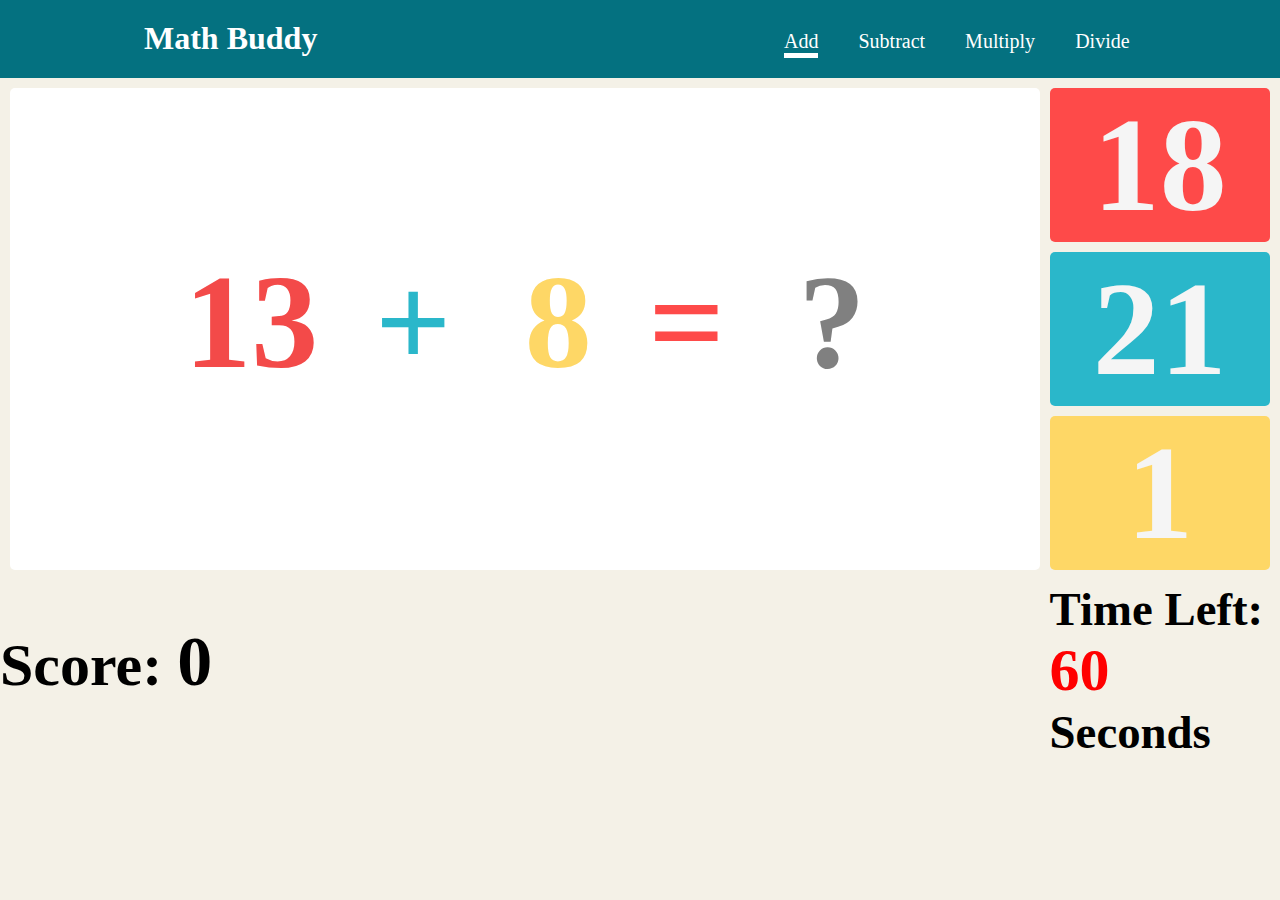
<file: index.html>
<!DOCTYPE html>
<html lang="en">
<head>
    <meta charset="UTF-8">
    <meta name="viewport" content="width=device-width, initial-scale=1.0">
    <link rel = "stylesheet" href = "./styles/style.css">
    <title>Math Buddy</title>
</head>

<body>
    <audio id = "wrong" src = "./audio/wrong.mp3"></audio>

    <header>
        <div class = "container">
            <h1>
                Math Buddy
            </h1>
            <ul>
                <li class = "current">
                    <a href = "./index.html">
                        Add
                    </a>
                </li>
                <li>
                    <a href = "./subtract.html">
                        Subtract
                    </a>
                </li>
                <li>
                    <a href = "./multiply.html">
                        Multiply
                    </a>
                </li>
                <li>
                    <a href = "./divide.html">
                        Divide
                    </a>
                </li>
            </ul>
        </div>
    </header>

    <div class = "wrapper">
        <div class = "equation">
            <h1 id = "num1" style = "color: #f34a49;">
                1
            </h1>
            <h1 style = "color: #2ab7ca;">
                +
            </h1>
            <h1 id = "num2" style = "color: #fed766;">
                1
            </h1>
            <h1 style = "color: #fe4a49;">
                =
            </h1>
            <h1 style = "color: grey;">
                ?
            </h1>
        </div>

        <div class = "answer-options">
            <h1 id = "option1">
                1
            </h1>
            <h1 id = "option2">
                2
            </h1>
            <h1 id = "option3">
                3
            </h1>
        </div>
        
        <div id = "score-container">
            <h2>
                Score: 
                <span id = "current-score">
                    0
                </span>
            </h2>
        </div>
        <div id = "timer-container">
            <h3>
                Time Left: 
                <span id = "timer">
                    60
                </span>
                Seconds
            </h3>
        </div>

    </div>

    <script src = "./app/add.js"></script>
</body>
</html>
</file>
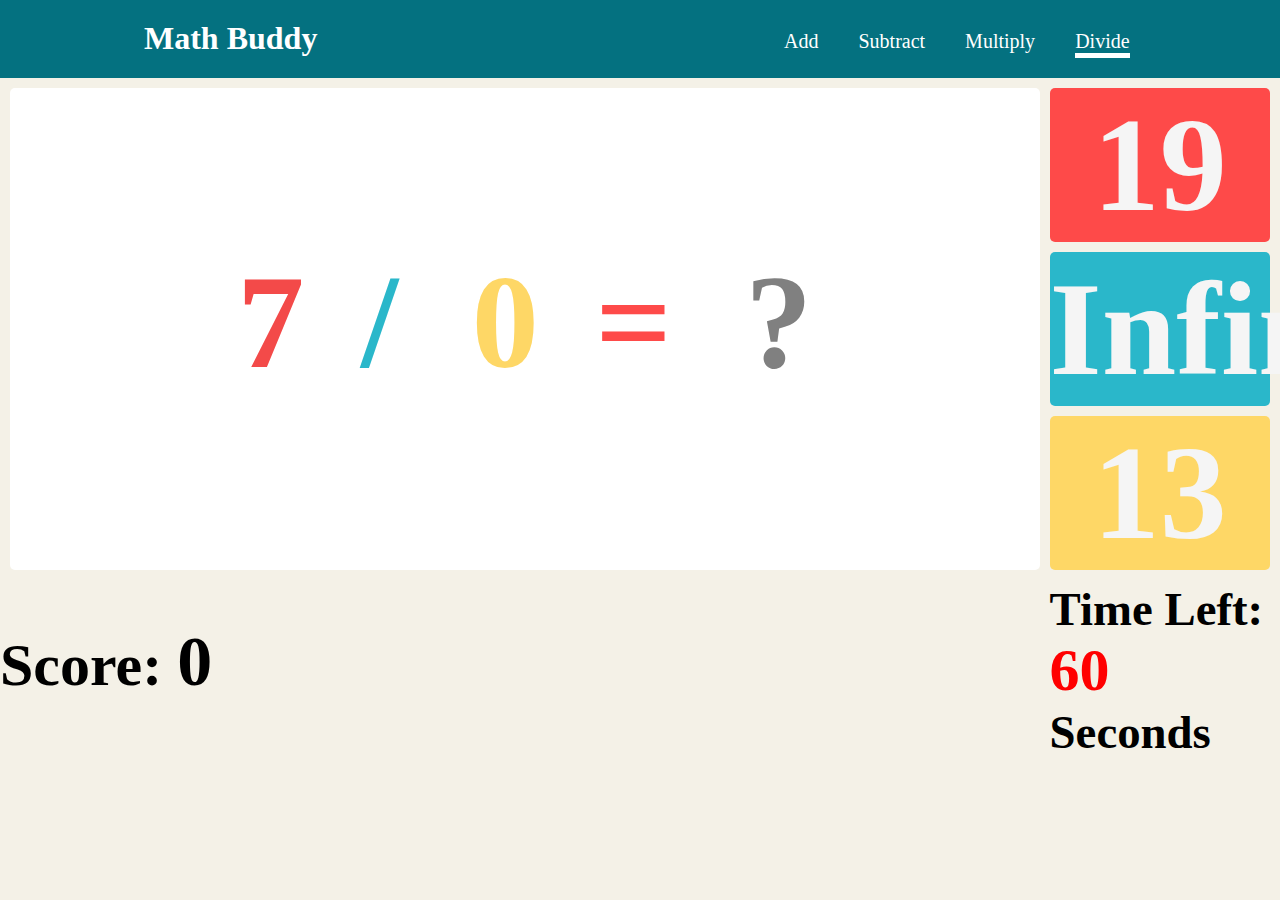
<file: divide.html>
<!DOCTYPE html>
<html lang="en">
<head>
    <meta charset="UTF-8">
    <meta name="viewport" content="width=device-width, initial-scale=1.0">
    <link rel = "stylesheet" href = "./styles/style.css">
    <title>Math Buddy</title>
</head>
<body>
    <audio id = "wrong" src = "./audio/wrong.mp3"></audio>

    <header>
        <div class = "container">
            <h1>
                Math Buddy
            </h1>
            <ul>
                <li>
                    <a href = "./index.html">
                        Add
                    </a>
                </li>
                <li>
                    <a href = "./subtract.html">
                        Subtract
                    </a>
                </li>
                <li>
                    <a href = "./multiply.html">
                        Multiply
                    </a>
                </li>
                <li class = "current">
                    <a href = "./divide.html">
                        Divide
                    </a>
                </li>
            </ul>
        </div>
    </header>

    <div class = "wrapper">
        <div class = "equation">
            <h1 id = "num1" style = "color: #f34a49;">
                1
            </h1>
            <h1 style = "color: #2ab7ca;">
                /
            </h1>
            <h1 id = "num2" style = "color: #fed766;">
                1
            </h1>
            <h1 style = "color: #fe4a49;">
                =
            </h1>
            <h1 style = "color: grey;">
                ?
            </h1>
        </div>

        <div class = "answer-options">
            <h1 id = "option1">
                1
            </h1>
            <h1 id = "option2">
                2
            </h1>
            <h1 id = "option3">
                3
            </h1>
        </div>

        <div id = "score-container">
            <h2>
                Score: 
                <span id = "current-score">
                    0
                </span>
            </h2>
        </div>
        <div id = "timer-container">
            <h3>
                Time Left: 
                <span id = "timer">
                    60
                </span>
                Seconds
            </h3>
        </div>

    </div>

    <script src = "./app/divide.js"></script>
</body>
</html>
</file>
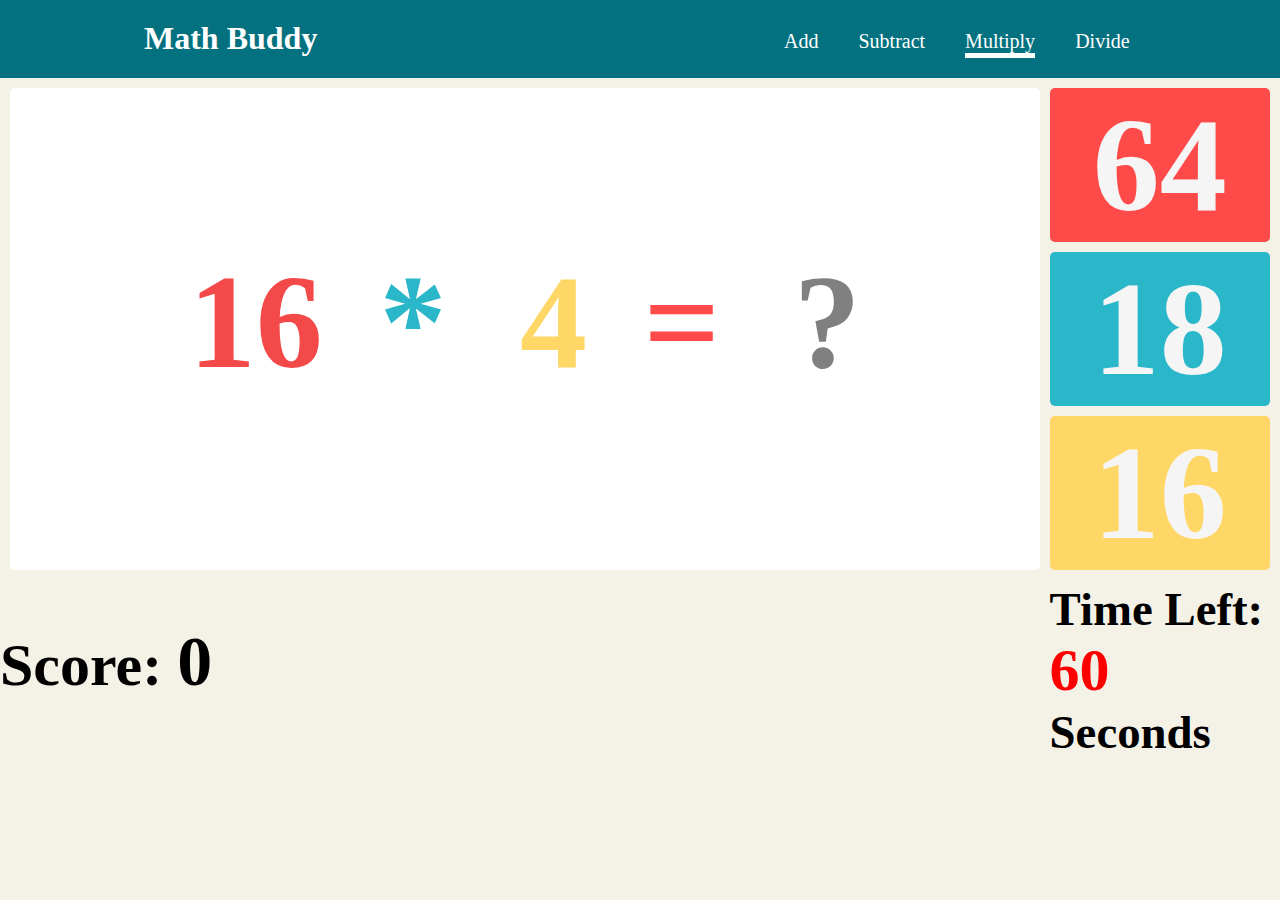
<file: multiply.html>
<!DOCTYPE html>
<html lang="en">
<head>
    <meta charset="UTF-8">
    <meta name="viewport" content="width=device-width, initial-scale=1.0">
    <link rel = "stylesheet" href = "./styles/style.css">
    <title>Math Buddy</title>
</head>
<body>
    <audio id = "wrong" src = "./audio/wrong.mp3"></audio>

    <header>
        <div class = "container">
            <h1>
                Math Buddy
            </h1>
            <ul>
                <li>
                    <a href = "./index.html">
                        Add
                    </a>
                </li>
                <li>
                    <a href = "./subtract.html">
                        Subtract
                    </a>
                </li>
                <li class = "current">
                    <a href = "./multiply.html">
                        Multiply
                    </a>
                </li>
                <li>
                    <a href = "./divide.html">
                        Divide
                    </a>
                </li>
            </ul>
        </div>
    </header>

    <div class = "wrapper">
        <div class = "equation">
            <h1 id = "num1" style = "color: #f34a49;">
                1
            </h1>
            <h1 style = "color: #2ab7ca;">
                *
            </h1>
            <h1 id = "num2" style = "color: #fed766;">
                1
            </h1>
            <h1 style = "color: #fe4a49;">
                =
            </h1>
            <h1 style = "color: grey;">
                ?
            </h1>
        </div>

        <div class = "answer-options">
            <h1 id = "option1">
                1
            </h1>
            <h1 id = "option2">
                2
            </h1>
            <h1 id = "option3">
                3
            </h1>
        </div>

        <div id = "score-container">
            <h2>
                Score: 
                <span id = "current-score">
                    0
                </span>
            </h2>
        </div>
        <div id = "timer-container">
            <h3>
                Time Left: 
                <span id = "timer">
                    60
                </span>
                Seconds
            </h3>
        </div>

    </div>

    <script src = "./app/multiply.js"></script>
</body>
</html>
</file>
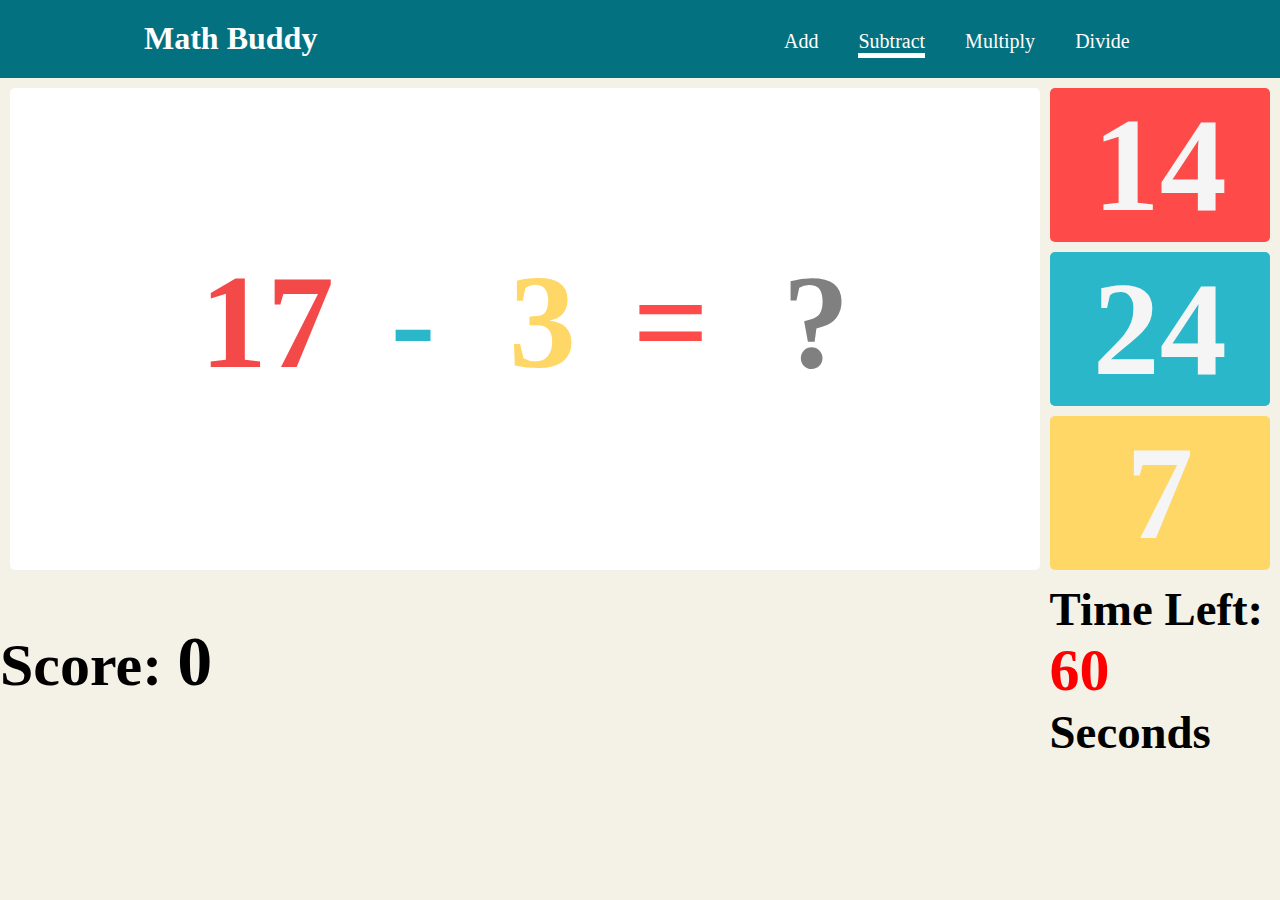
<file: subtract.html>
<!DOCTYPE html>
<html lang="en">
<head>
    <meta charset="UTF-8">
    <meta name="viewport" content="width=device-width, initial-scale=1.0">
    <link rel = "stylesheet" href = "./styles/style.css">
    <title>Math Buddy</title>
</head>
<body>
    <audio id = "wrong" src = "./audio/wrong.mp3"></audio>

    <header>
        <div class = "container">
            <h1>
                Math Buddy
            </h1>
            <ul>
                <li>
                    <a href = "./index.html">
                        Add
                    </a>
                </li>
                <li class = "current">
                    <a href = "./subtract.html">
                        Subtract
                    </a>
                </li>
                <li>
                    <a href = "./multiply.html">
                        Multiply
                    </a>
                </li>
                <li>
                    <a href = "./divide.html">
                        Divide
                    </a>
                </li>
            </ul>
        </div>
    </header>

    <div class = "wrapper">
        <div class = "equation">
            <h1 id = "num1" style = "color: #f34a49;">
                1
            </h1>
            <h1 style = "color: #2ab7ca;">
                -
            </h1>
            <h1 id = "num2" style = "color: #fed766;">
                1
            </h1>
            <h1 style = "color: #fe4a49;">
                =
            </h1>
            <h1 style = "color: grey;">
                ?
            </h1>
        </div>

        <div class = "answer-options">
            <h1 id = "option1">
                1
            </h1>
            <h1 id = "option2">
                2
            </h1>
            <h1 id = "option3">
                3
            </h1>
        </div>

        <div id = "score-container">
            <h2>
                Score: 
                <span id = "current-score">
                    0
                </span>
            </h2>
        </div>
        <div id = "timer-container">
            <h3>
                Time Left: 
                <span id = "timer">
                    60
                </span>
                Seconds
            </h3>
        </div>

    </div>
    
    <script src = "./app/subtract.js"></script>
</body>
</html>
</file>
<file: styles/style.css>
* {
    margin: 0;
    padding: 0;
    font-family: 'Luckiest Guy';
}

body {
    background-color: #f4f1e7;
}

.container {
    padding: 20px;
    overflow: hidden;
    background-color: #047180;
}

.container h1 {
    float: left;
    margin-left: 10%;
    color: white;
}

.container ul {
    list-style-type: none;
    font-size: 20px;
    margin-left: 60%;
}

.container li {
    margin-top: 10px;
    float: left;
    padding: 0 20px 0 20px;
}

.container a {
    text-decoration: none;
    color: white;
}

.current a::after {
    content: '_';
    background-color: white;
    font-size: 4px;
    display: block;
}

.wrapper {
    display: grid;
    grid-template-columns: 82% 18%;
}

.equation {
    font-size: 67px;
    background-color: white;
    border-radius: 5px;
    text-align: center;
    padding-top: 15%;
    margin-top: 10px;
    margin-left: 10px;
    margin-right: 10px;
}

.equation h1 {
    display: inline;
    padding: 20px;
}

.answer-options {
    font-size: 67px;
    margin-right: 10px;
}

.answer-options h1 {
    cursor: pointer;
    color: whitesmoke;
    border-radius: 5px;
    margin-top: 10px;
    text-align: center;
    width: 100%;
}

#option1 {
    background-color: #fe4a49;
    transition: 1s;
}

#option1:hover {
    color: #fe4a49;
    background-color: white;
}

#option2 {
    background-color: #2ab7ca;
    transition: 1s;
}

#option2:hover {
    color: #2ab7ca;
    background-color: white;
}

#option3 {
    background-color: #fed766;
    transition: 1s;
}

#option3:hover {
    color: #fed766;
    background-color: white;
}

#score-container,
#timer-container {
    margin-top: 5%;
    font-size: 40px;
    font-weight: bold;
}

#current-score {
    font-size: 70px;
}

#timer {
    color: red;
    font-size: 60px;
    font-weight: bold;
}
</file>
